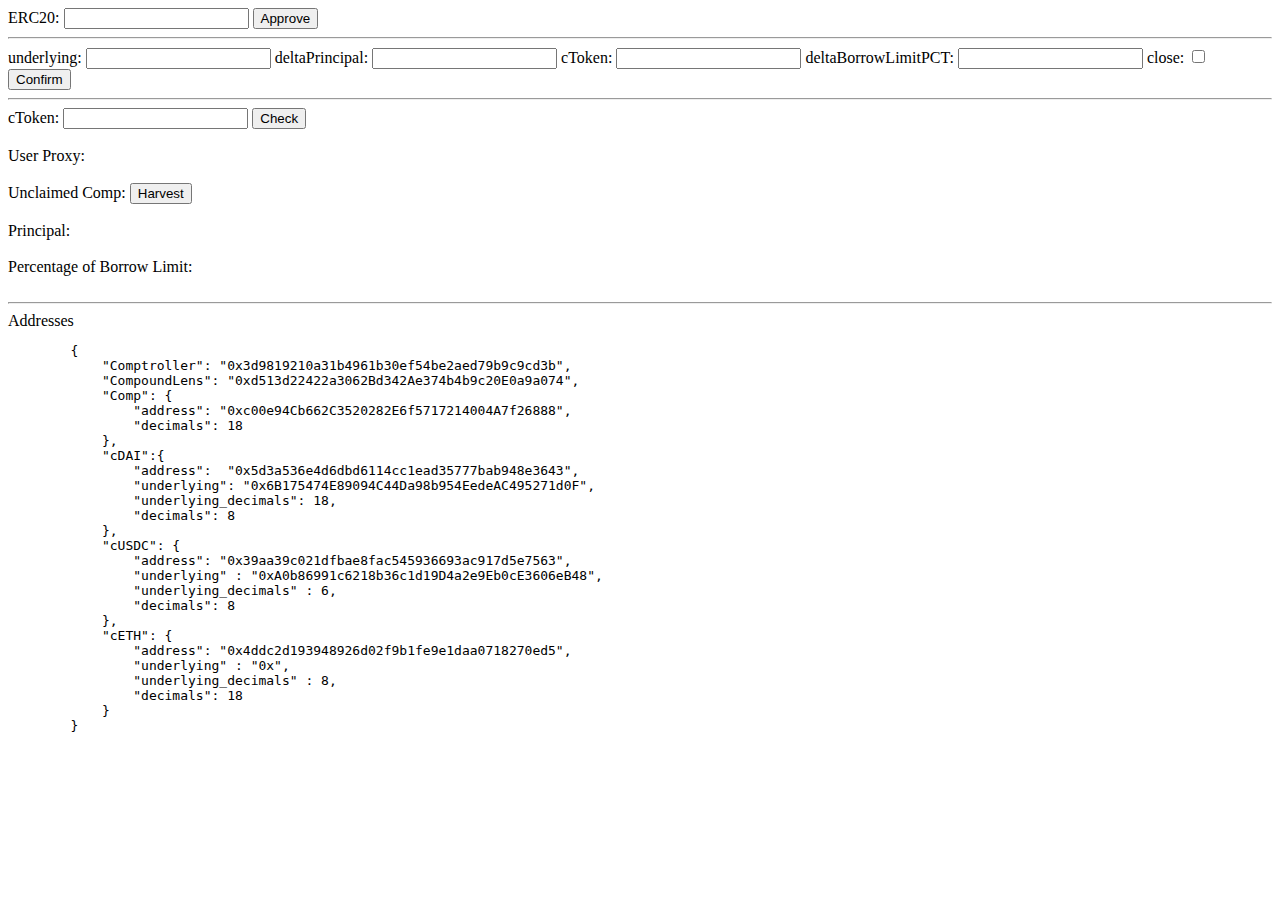
<file: comp-farming-contract/index.html>
<!DOCTYPE html>
<html lang="en">
  <head>
    <script
      src="https://cdn.ethers.io/lib/ethers-5.4.1.umd.min.js"
      type="application/javascript"
    ></script>
    <script
      src="./app.js"
      type="application/javascript"
    ></script>
  </head>
  <body>
    <div id="main">
        ERC20: <input id="erc20ToApprove" type="text" />
        <button onclick="UIApprove()">Approve</button>
        <hr/>
        underlying: <input id="underlying" type="text" />
        deltaPrincipal: <input id="deltaPrincipal" type="text" />
        cToken: <input id="cToken" type="text" />
        deltaBorrowLimitPCT: <input id="deltaBorrowLimitPCT" type="text" />
        close: <input id="close" type="checkbox" />
        <button onclick="UIFarming()">Confirm</button>
        <hr/>
        cToken: <input id="cTokenToCheck" type="text" />
        <button onclick="UICheck()">Check</button><br/><br/>
        User Proxy: <span id="UserProxyAddr"></span><br/><br/>
        Unclaimed Comp: <span id="UnclaimedComp"></span><button onclick="UIHarvest()">Harvest</button><br/><br/>
        Principal: <span id="Principal"></span><br/><br/>
        Percentage of Borrow Limit: <span id="PercentageOfBorrowLimit"></span><br/><br/>
        <hr/>Addresses
        <pre>
        {
            "Comptroller": "0x3d9819210a31b4961b30ef54be2aed79b9c9cd3b",
            "CompoundLens": "0xd513d22422a3062Bd342Ae374b4b9c20E0a9a074",
            "Comp": {
                "address": "0xc00e94Cb662C3520282E6f5717214004A7f26888",
                "decimals": 18
            },
            "cDAI":{
                "address":  "0x5d3a536e4d6dbd6114cc1ead35777bab948e3643",
                "underlying": "0x6B175474E89094C44Da98b954EedeAC495271d0F",
                "underlying_decimals": 18,
                "decimals": 8
            },
            "cUSDC": {
                "address": "0x39aa39c021dfbae8fac545936693ac917d5e7563",
                "underlying" : "0xA0b86991c6218b36c1d19D4a2e9Eb0cE3606eB48",
                "underlying_decimals" : 6,
                "decimals": 8
            },
            "cETH": {
                "address": "0x4ddc2d193948926d02f9b1fe9e1daa0718270ed5",
                "underlying" : "0x",
                "underlying_decimals" : 8,
                "decimals": 18
            }
        }
        </pre>
    </div>
  </body>
</html>
</file>
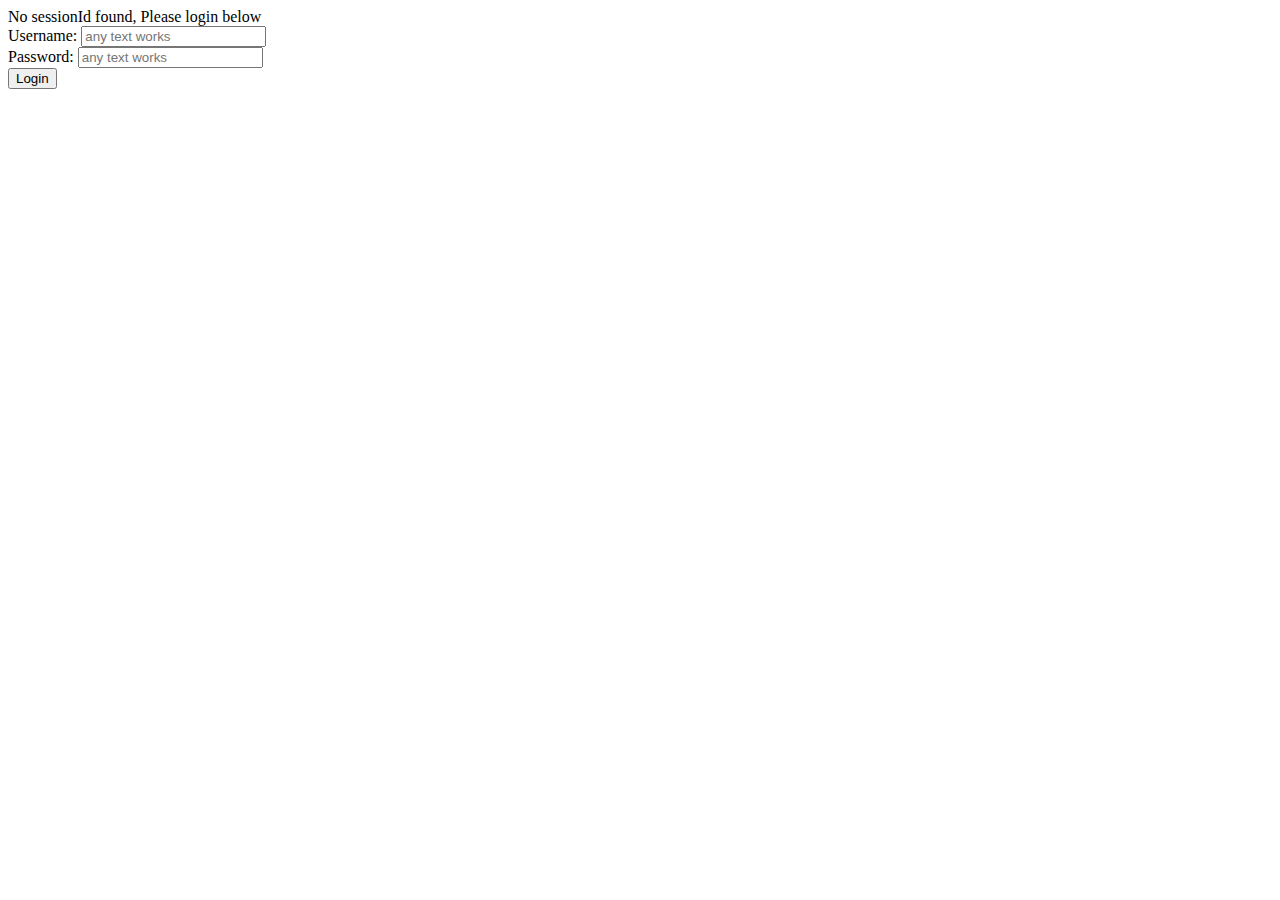
<file: sharing-session-storage-across-tabs-without-cookie/index.html>
<html>
	<head>
		<title>Session Storage Sharing Without Cookie</title>
	</head>
	<body>
	<div id="main"></div>

	<script type="text/javascript">

		function main() {
			// try to get sessionId
			if (sessionStorage.length === 0) {
				localStorage.setItem('prefix_getSessionStorage', generateRandomString(10));
			}

			// if no sessionId received, then show login view
			if (!sessionStorage.getItem("sessionId")) {
				const loginView = `
					<div id="loginView">
						No sessionId found, Please login below<br/>
						Username: <input type="text" placeholder="any text works" /> <br/>
						Password: <input type="text" placeholder="any text works"/> <br/>
						<button id="loginBtn" onclick="login()">Login</button>
					</div>`;

				document.getElementById("main").innerHTML = loginView;
			}

			// if sessionId received, then show clear session id view
			if (sessionStorage.getItem("sessionId")) {
				const clearSessionIdView = `
					<div id="clearSessionIdView">
						Your session id ${sessionStorage.getItem("sessionId")} <br/>
						1. open another tab: expect the session id remains. <br/>
						2. close all the tabs and reopen the browser: expect the login view again. <br/>
						**tip: copy the url before closing all tabs: ${window.location.href} <br/>
						<button id="clearBack" onclick="clearBack()">Clear session Id and go back to the login view!</button>
					</div>`;
				document.getElementById("main").innerHTML = clearSessionIdView;
			}

			window.addEventListener('storage', function(event) {
				if (event.key == 'prefix_getSessionStorage') {
					localStorage.setItem('prefix_sessionStorage', JSON.stringify(sessionStorage));
					localStorage.removeItem('prefix_sessionStorage');
				} 

				if (event.key == 'prefix_sessionStorage' && !sessionStorage.getItem("sessionId")) {
					const obj = JSON.parse(event.newValue);
					if (obj) {
						const sessionId = obj.sessionId;
						sessionStorage.setItem("sessionId", sessionId);
						console.log("session Id received....");
						main();
					}
				}
			});
		}

		// login btn onclick
		function login() {
			console.log("login....");
			const newSessionId = createSessionId();
			sessionStorage.setItem("sessionId", newSessionId);
			console.log("session id stored in sessionStorage!");
			main();
		}

		// clear btn onclick
		function clearBack() {
			console.log("clear...");
			sessionStorage.removeItem("sessionId");
			main();
		}

		// random string as session id on successful login
		// for non production demo only
		function createSessionId() {
			return generateRandomString(64);
		}

		function generateRandomString(length) {
			let result = '';
			const characters =
			    'ABCDEFGHIJKLMNOPQRSTUVWXYZabcdefghijklmnopqrstuvwxyz0123456789';
			const charactersLength = characters.length;
			for (let i = 0; i < length; i++) {
			    result += characters.charAt(Math.floor(Math.random() * charactersLength));
			}
			return result;
		};

		main();
	</script>		

	</body>
</html>
</file>
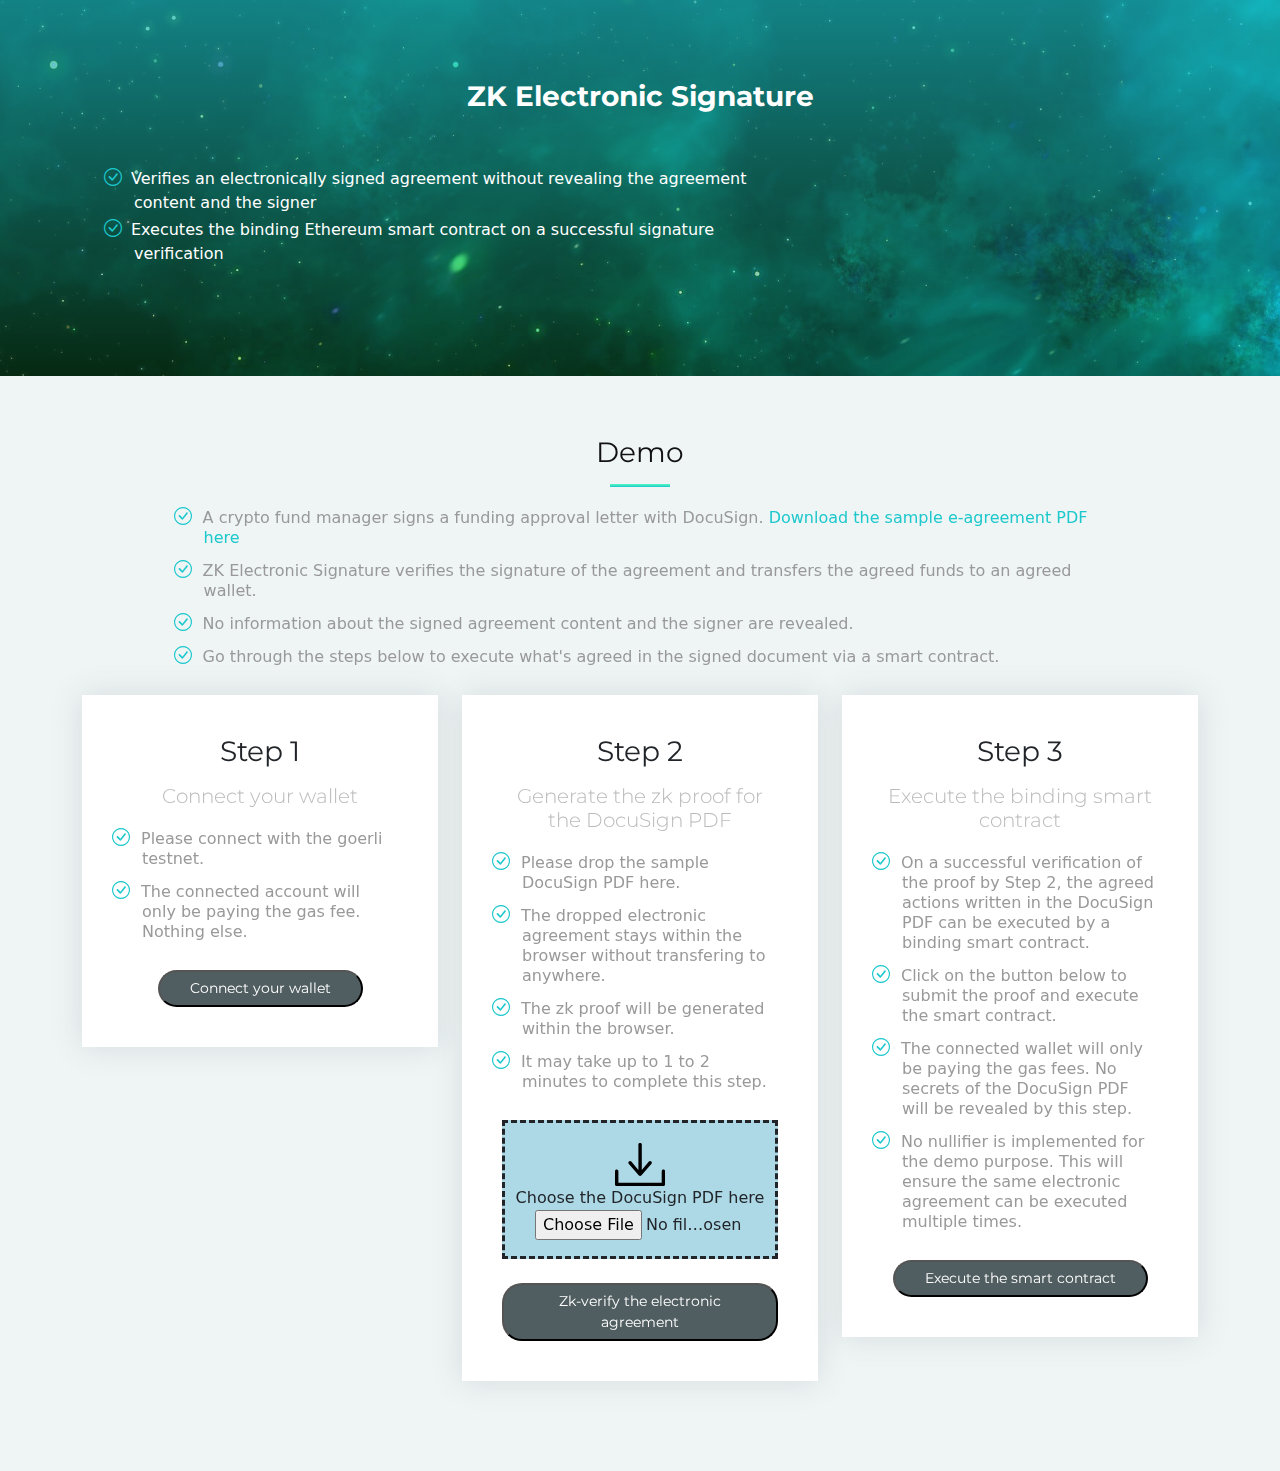
<file: zk-electronic-signature/index.html>
<html lang="en">

<head>
  <meta charset="utf-8">
  <meta content="width=device-width, initial-scale=1.0" name="viewport">

  <title>ZK Electronic Signature</title>

  <meta property="og:title" content="ZK Electronic Signature" />
  <meta property="og:url" content="https://nonstopcoderaxw.github.io/zk-electronic-signature/" />
  <meta property="og:description" content="Verifies an electronically signed agreement without revealing agreement content and the signer">
  <meta property="og:image" itemprop="image" content="./assets/img/favicon.png"/>

  <!-- Facebook Meta Tags -->
  <meta property="og:url" content="https://nonstopcoderaxw.github.io/zk-electronic-signature/">
  <meta property="og:type" content="website">
  <meta property="og:title" content="ZK Electronic Signature">
  <meta property="og:description" content="Verifies an electronically signed agreement without revealing the agreement content and the signer">
  <meta property="og:image" content="https://nonstopcoderaxw.github.io/zk-electronic-signature/assets/img/favicon.png">

  <!-- Twitter Meta Tags -->
  <meta name="twitter:card" content="summary_large_image">
  <meta property="twitter:domain" content="nonstopcoderaxw.github.io">
  <meta property="twitter:url" content="https://nonstopcoderaxw.github.io/zk-electronic-signature/">
  <meta name="twitter:title" content="ZK Electronic Signature">
  <meta name="twitter:description" content="Verifies an electronically signed agreement without revealing the agreement content and the signer">
  <meta name="twitter:image" content="https://nonstopcoderaxw.github.io/zk-electronic-signature/assets/img/favicon.png">


  <!-- Favicons -->
  <link href="https://nonstopcoderaxw.github.io/zk-electronic-signature/assets/img/favicon.png" rel="icon">

  <!-- Google Fonts -->
  <link href="https://fonts.googleapis.com/css?family=Montserrat:300,400,500,700|Open+Sans:300,300i,400,400i,700,700i" rel="stylesheet">

  <link href="./assets/vendor/aos/aos.css" rel="stylesheet">
  <link href="./assets/vendor/bootstrap/css/bootstrap.min.css" rel="stylesheet">
  <link href="./assets/vendor/bootstrap-icons/bootstrap-icons.css" rel="stylesheet">
  <link href="./assets/vendor/glightbox/css/glightbox.min.css" rel="stylesheet">
  <link href="./assets/css/style.css" rel="stylesheet">


</head>

<body>
  <main id="main">
    <section id="intro">
      <div class="container">
        <div class="row">
          <h3 class="cta-title text-center">ZK Electronic Signature</h3>
          <div class="col-lg-9 text-lg-start">
            <p class="section-description c-section-description">
              <ul class="c-section-description">
                <li><i class="bi bi-check-circle"></i>Verifies an electronically signed agreement without revealing the agreement content and the signer</li>
                <li><i class="bi bi-check-circle"></i>Executes the binding Ethereum smart contract on a successful signature verification</li>
              </ul>
            </p>
          </div>
        </div>
      </div>
    </section>

    <section id="app" class="section-bg">
      <div class="container" data-aos="fade-up">
        <div class="section-header">
          <h3 class="section-title">Demo</h3>
          <span class="section-divider"></span>
          <center>
            <ul class="c-section-description">
                <li><i class="bi bi-check-circle"></i>A crypto fund manager signs a funding approval letter with DocuSign. <a href="./assets/Sample_DocuSign_Budget_Approval_Letter.pdf" download>Download the sample e-agreement PDF here</a></li>
                <li><i class="bi bi-check-circle"></i>ZK Electronic Signature verifies the signature of the agreement and transfers the agreed funds to an agreed wallet.</li>
                <li><i class="bi bi-check-circle"></i>No information about the signed agreement content and the signer are revealed.</li>
                <li><i class="bi bi-check-circle"></i>Go through the steps below to execute what's agreed in the signed document via a smart contract.</li>
              </ul>
          </center>
        </div>

        <div class="row">

          <div class="col-lg-4 col-md-6">
            <div class="box" id="cStep1Section">
              <h3>Step 1</h3>
              <h4><span>Connect your wallet</span></h4>
              <ul>
                <li><i class="bi bi-check-circle"></i>Please connect with the goerli testnet.</li>
                <li><i class="bi bi-check-circle"></i>The connected account will only be paying the gas fee. Nothing else.</li>
              </ul>
              <button class="get-started-btn" onclick="connect()" id="cStep1Btn">Connect your wallet</button>
            </div>
          </div>

          <div class="col-lg-4 col-md-6">
            <div class="box" id="cStep2Section">
              <h3>Step 2</h3>
              <h4><span>Generate the zk proof for the DocuSign PDF</span></h4>
              <ul>
                <li><i class="bi bi-check-circle"></i>Please drop the sample DocuSign PDF here.</li>
                <li><i class="bi bi-check-circle"></i>The dropped electronic agreement stays within the browser without transfering to anywhere.</li>
                <li><i class="bi bi-check-circle"></i>The zk proof will be generated within the browser.</li>
                <li><i class="bi bi-check-circle"></i>It may take up to 1 to 2 minutes to complete this step.</li>
              </ul>
              <div class="form" id="fileDrop">
                <form action="forms/contact.php" method="post" role="form" class="php-email-form">
                  <div class="file-drop-area">
                    <svg class="box__icon" xmlns="http://www.w3.org/2000/svg" width="50" height="43" viewBox="0 0 50 43"><path d="M48.4 26.5c-.9 0-1.7.7-1.7 1.7v11.6h-43.3v-11.6c0-.9-.7-1.7-1.7-1.7s-1.7.7-1.7 1.7v13.2c0 .9.7 1.7 1.7 1.7h46.7c.9 0 1.7-.7 1.7-1.7v-13.2c0-1-.7-1.7-1.7-1.7zm-24.5 6.1c.3.3.8.5 1.2.5.4 0 .9-.2 1.2-.5l10-11.6c.7-.7.7-1.7 0-2.4s-1.7-.7-2.4 0l-7.1 8.3v-25.3c0-.9-.7-1.7-1.7-1.7s-1.7.7-1.7 1.7v25.3l-7.1-8.3c-.7-.7-1.7-.7-2.4 0s-.7 1.7 0 2.4l10 11.6z"></path></svg>
                    <p class="fake-btn">Choose the DocuSign PDF here</p>
                    <center><input class="file-input" type="file" id="fileInput"/></center>
                  </div>
                </form>
              </div>
              <br/>
              <button class="get-started-btn" onclick="zkVerify()" id="cStep2Btn">Zk-verify the electronic agreement</botton>
              <div id="zkResult"></div>
            </div>
          </div>

          <div class="col-lg-4 col-md-6">
            <div class="box" id="cStep3Section">
              <h3>Step 3</h3>
              <h4><span>Execute the binding smart contract</span></h4>
              <ul>
                <li><i class="bi bi-check-circle"></i>On a successful verification of the proof by Step 2, the agreed actions written in the DocuSign PDF can be executed by a binding smart contract. </li>
                <li><i class="bi bi-check-circle"></i>Click on the button below to submit the proof and execute the smart contract. </li>
                <li><i class="bi bi-check-circle"></i>The connected wallet will only be paying the gas fees. No secrets of the DocuSign PDF will be revealed by this step.</li>
                <li><i class="bi bi-check-circle"></i>No nullifier is implemented for the demo purpose. This will ensure the same electronic agreement can be executed multiple times.</li>
              </ul>
              <button class="get-started-btn" onclick="execSmartContract()" id="cStep3Btn">Execute the smart contract</button>
              <div id="txResult">Executed! <a href="https://goerli.etherscan.io/tx/" target="_blank" id="tx">Link to Goerli tx<a/></div>
            </div>
          </div>
        </div>
      </div>
    </section><!-- End Pricing Section -->
  </main>


  <script src="./assets/vendor/aos/aos.js"></script>
  <script src="./assets/vendor/bootstrap/js/bootstrap.bundle.min.js"></script>
  <script src="./assets/vendor/glightbox/js/glightbox.min.js"></script>
  <script src="./assets/js/main.js"></script>
  <script src="./assets/js/lib/ethers.min.js"></script>
  <script src="./assets/js/lib/snarkjs.min.js"></script>
  <script src="./assets/js/lib/browserify-main.js"></script>
  <script src="./assets/js/lib/snarkjs.min.js"></script>
  <script src="./assets/js/app.js"></script>



</body>
</html>
</file>
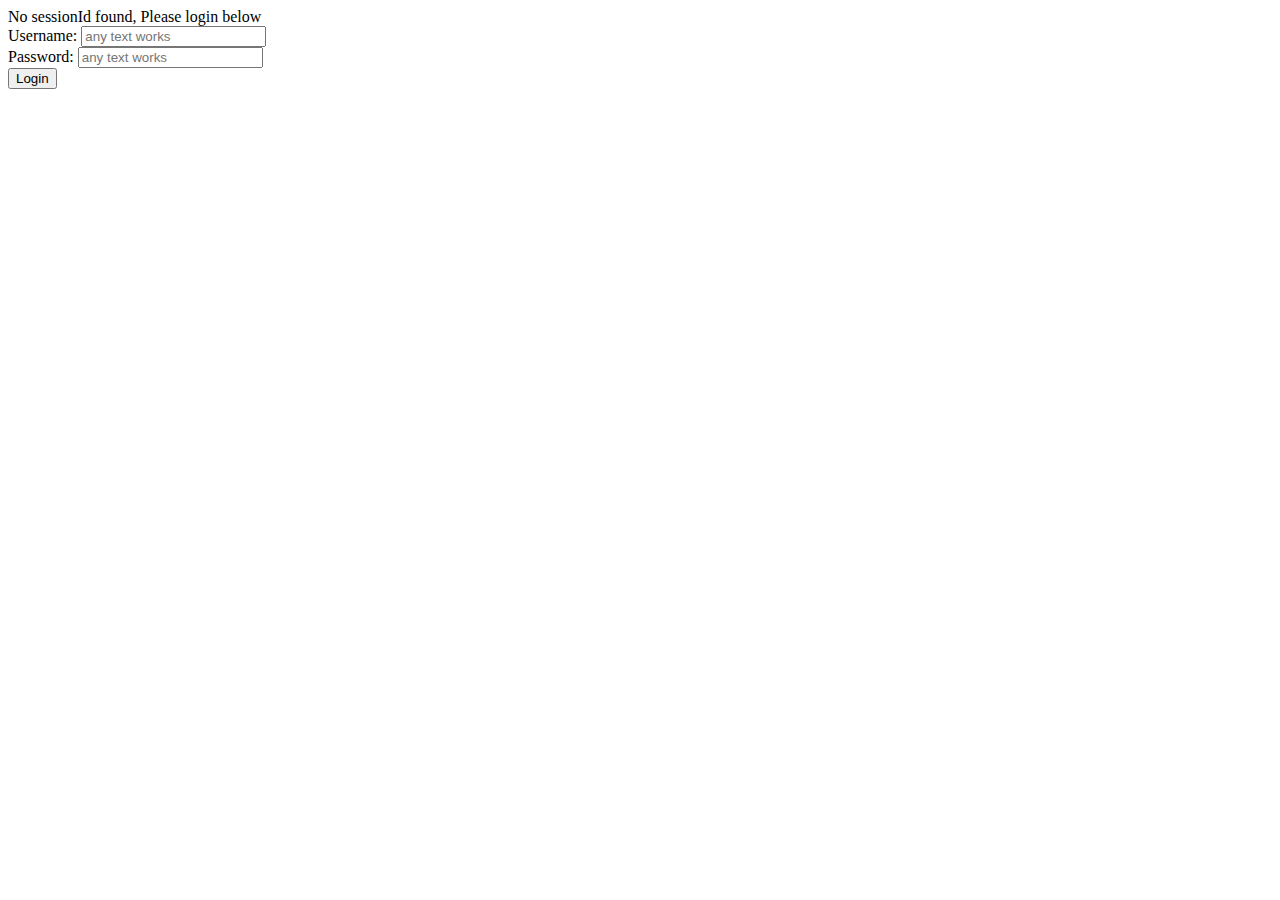
<file: sharing-session-storage-across-tabs-without-cookie/approach-1.html>
<html>
	<head>
		<title>Session Storage Sharing Without Cookie</title>
	</head>
	<body>
	<div id="main"></div>

	<script type="text/javascript">

		function main() {
			// try to get sessionId
			if (sessionStorage.length === 0) {
				localStorage.setItem('prefix_getSessionStorage', generateRandomString(10));
			}

			// if no sessionId received, then show login view
			if (!sessionStorage.getItem("sessionId")) {
				const loginView = `
					<div id="loginView">
						No sessionId found, Please login below<br/>
						Username: <input type="text" placeholder="any text works" /> <br/>
						Password: <input type="text" placeholder="any text works"/> <br/>
						<button id="loginBtn" onclick="login()">Login</button>
					</div>`;

				document.getElementById("main").innerHTML = loginView;
			}

			// if sessionId received, then show clear session id view
			if (sessionStorage.getItem("sessionId")) {
				const clearSessionIdView = `
					<div id="clearSessionIdView">
						Your session id ${sessionStorage.getItem("sessionId")} <br/>
						1. open another tab: expect the session id remains. <br/>
						2. close all the tabs and reopen the browser: expect the login view again. <br/>
						**tip: copy the url before closing all tabs: ${window.location.href} <br/>
					</div>`;
				document.getElementById("main").innerHTML = clearSessionIdView;
			}
			
			if (sessionStorage.length > 0) {
				sessionStorage.getItem("sessionId");
			}

			window.addEventListener('storage', function(event) {
				if (event.key == 'prefix_getSessionStorage') {
					localStorage.setItem('prefix_sessionStorage', JSON.stringify(sessionStorage));
					localStorage.removeItem('prefix_sessionStorage');
				} 

				if (event.key == 'prefix_sessionStorage' && !sessionStorage.getItem("sessionId")) {
					const obj = JSON.parse(event.newValue);
					if (obj) {
						const sessionId = obj.sessionId;
						sessionStorage.setItem("sessionId", sessionId);
						console.log("session Id received....");
						main();
					}
				}
			});
		}

		// login btn onclick
		function login() {
			console.log("login....");
			const newSessionId = createSessionId();
			sessionStorage.setItem("sessionId", newSessionId);
			console.log("session id stored in sessionStorage!");
			main();
		}

		// random string as session id on successful login
		// for non production demo only
		function createSessionId() {
			return generateRandomString(64);
		}

		function generateRandomString(length) {
			let result = '';
			const characters =
			    'ABCDEFGHIJKLMNOPQRSTUVWXYZabcdefghijklmnopqrstuvwxyz0123456789';
			const charactersLength = characters.length;
			for (let i = 0; i < length; i++) {
			    result += characters.charAt(Math.floor(Math.random() * charactersLength));
			}
			return result;
		};

		main();
	</script>		

	</body>
</html>
</file>
<file: zk-electronic-signature/assets/css/style.css>
appbody {
  background: #fff;
  color: #666666;
  font-family: "Open Sans", sans-serif;
  overflow-x: hidden;
}

a {
  color: #1dc8cd;
  text-decoration: none;
  transition: 0.5s;
}

a:hover,
a:active,
a:focus {
  color: #1dc9ce;
  outline: none;
  text-decoration: none;
}

p {
  padding: 0;
  margin: 0 0 30px 0;
}

h1,
h2,
h3,
h4,
h5,
h6 {
  font-family: "Montserrat", sans-serif;
  font-weight: 400;
  margin: 0 0 20px 0;
  padding: 0;
}

/*--------------------------------------------------------------
# Back to top button
--------------------------------------------------------------*/
.back-to-top {
  position: fixed;
  background: linear-gradient(45deg, #1de099, #1dc8cd);
  color: #fff;
  border-radius: 4px 4px 0 0;
  right: 15px;
  bottom: 0;
  transition: none;
  visibility: hidden;
  opacity: 0;
  width: 64px;
  height: 34px;
}

.back-to-top i {
  line-height: 0;
  font-size: 20px;
}

.back-to-top:focus {
  background: linear-gradient(45deg, #1de099, #1dc8cd);
  color: #fff;
  outline: none;
}

.back-to-top:hover {
  background: #1dc8cd;
  color: #fff;
}

.back-to-top.active {
  visibility: visible;
  opacity: 1;
}

/*--------------------------------------------------------------
# Header
--------------------------------------------------------------*/
#header {
  height: 90px;
  transition: all 0.5s;
  z-index: 997;
  background: linear-gradient(45deg, #1de099, #1dc8cd);
}

#header.header-transparent {
  background: transparent;
}

#header.header-scrolled {
  background: linear-gradient(45deg, #1de099, #1dc8cd);
  height: 70px;
  transition: all 0.5s;
}

#header #logo h1 {
  font-size: 36px;
  padding: 0;
  margin: 0;
  display: inline-block;
  font-family: "Montserrat", sans-serif;
  font-weight: 300;
  letter-spacing: 3px;
  text-transform: uppercase;
}

#header #logo h1 a,
#header #logo h1 a:hover {
  color: #fff;
}

@media (max-width: 768px) {
  #header #logo h1 {
    font-size: 28px;
  }

  #header #logo img {
    max-height: 40px;
  }
}

/*--------------------------------------------------------------
# Navigation Menu
--------------------------------------------------------------*/
/**
* Desktop Navigation
*/
.navbar {
  padding: 0;
}

.navbar ul {
  margin: 0;
  padding: 0;
  display: flex;
  list-style: none;
  align-items: center;
}

.navbar li {
  position: relative;
}

.navbar>ul>li {
  white-space: nowrap;
  padding: 10px 0 10px 24px;
}

.navbar a,
.navbar a:focus {
  display: flex;
  align-items: center;
  justify-content: space-between;
  font-family: "Montserrat", sans-serif;
  color: rgba(255, 255, 255, 0.8);
  font-size: 15px;
  padding: 0 2px;
  white-space: nowrap;
  transition: 0.3s;
  letter-spacing: 0.4px;
  position: relative;
}

.navbar a i,
.navbar a:focus i {
  font-size: 12px;
  line-height: 0;
  margin-left: 5px;
}

.navbar>ul>li>a:before {
  content: "";
  position: absolute;
  width: 100%;
  height: 2px;
  bottom: -8px;
  left: 0;
  background-color: #fff;
  visibility: hidden;
  transform: scaleX(0);
  transition: all 0.3s ease-in-out 0s;
}

.navbar a:hover:before,
.navbar li:hover>a:before,
.navbar .active:before {
  visibility: visible;
  transform: scaleX(1);
}

.navbar a:hover,
.navbar .active,
.navbar .active:focus,
.navbar li:hover>a {
  color: #fff;
}

.navbar .dropdown ul {
  display: block;
  position: absolute;
  left: 24px;
  top: calc(100% + 30px);
  margin: 0;
  padding: 10px 0;
  z-index: 99;
  opacity: 0;
  visibility: hidden;
  background: #fff;
  box-shadow: 0px 0px 30px rgba(127, 137, 161, 0.25);
  transition: 0.3s;
}

.navbar .dropdown ul li {
  min-width: 200px;
}

.navbar .dropdown ul a {
  padding: 10px 20px;
  font-size: 14px;
  text-transform: none;
  color: #333333;
}

.navbar .dropdown ul a i {
  font-size: 12px;
}

.navbar .dropdown ul a:hover,
.navbar .dropdown ul .active:hover,
.navbar .dropdown ul li:hover>a {
  color: #1dc8cd;
}

.navbar .dropdown:hover>ul {
  opacity: 1;
  top: 100%;
  visibility: visible;
}

.navbar .dropdown .dropdown ul {
  top: 0;
  left: calc(100% - 30px);
  visibility: hidden;
}

.navbar .dropdown .dropdown:hover>ul {
  opacity: 1;
  top: 0;
  left: 100%;
  visibility: visible;
}

@media (max-width: 1366px) {
  .navbar .dropdown .dropdown ul {
    left: -90%;
  }

  .navbar .dropdown .dropdown:hover>ul {
    left: -100%;
  }
}

/**
* Mobile Navigation
*/
.mobile-nav-toggle {
  color: #fff;
  font-size: 28px;
  cursor: pointer;
  display: none;
  line-height: 0;
  transition: 0.5s;
}

@media (max-width: 991px) {
  .mobile-nav-toggle {
    display: block;
  }

  .navbar ul {
    display: none;
  }
}

.navbar-mobile {
  position: fixed;
  overflow: hidden;
  top: 0;
  right: 0;
  left: 0;
  bottom: 0;
  background: rgba(26, 26, 26, 0.9);
  transition: 0.3s;
  z-index: 999;
}

.navbar-mobile .mobile-nav-toggle {
  position: absolute;
  top: 15px;
  right: 15px;
}

.navbar-mobile ul {
  display: block;
  position: absolute;
  top: 55px;
  right: 15px;
  bottom: 15px;
  left: 15px;
  padding: 10px 0;
  background-color: #fff;
  overflow-y: auto;
  transition: 0.3s;
}

.navbar-mobile>ul>li {
  padding: 0;
}

.navbar-mobile a:hover:before,
.navbar-mobile li:hover>a:before,
.navbar-mobile .active:before {
  visibility: hidden;
}

.navbar-mobile a,
.navbar-mobile a:focus {
  padding: 10px 20px;
  font-size: 15px;
  color: #333333;
}

.navbar-mobile a:hover,
.navbar-mobile .active,
.navbar-mobile li:hover>a {
  color: #1dc8cd;
}

.navbar-mobile .getstarted,
.navbar-mobile .getstarted:focus {
  margin: 15px;
}

.navbar-mobile .dropdown ul {
  position: static;
  display: none;
  margin: 10px 20px;
  padding: 10px 0;
  z-index: 99;
  opacity: 1;
  visibility: visible;
  background: #fff;
  box-shadow: 0px 0px 30px rgba(127, 137, 161, 0.25);
}

.navbar-mobile .dropdown ul li {
  min-width: 200px;
}

.navbar-mobile .dropdown ul a {
  padding: 10px 20px;
}

.navbar-mobile .dropdown ul a i {
  font-size: 12px;
}

.navbar-mobile .dropdown ul a:hover,
.navbar-mobile .dropdown ul .active:hover,
.navbar-mobile .dropdown ul li:hover>a {
  color: #1dc8cd;
}

.navbar-mobile .dropdown>.dropdown-active {
  display: block;
}

/*--------------------------------------------------------------
# Hero Section
--------------------------------------------------------------*/
#hero {
  width: 100%;
  height: 100vh;
  background: linear-gradient(45deg, rgba(29, 224, 153, 0.8), rgba(29, 200, 205, 0.8)), url("../img/hero-bg.jpg") center top no-repeat;
  background-size: cover;
  position: relative;
}

@media (min-width: 1025px) {
  #hero {
    background-attachment: fixed;
  }
}

@media (max-height: 640px) {
  #hero {
    height: 120vh;
  }
}

#hero .hero-text {
  position: absolute;
  left: 0;
  top: 60px;
  right: 0;
  height: calc(50% - 60px);
  display: flex;
  align-items: center;
  justify-content: center;
  text-align: center;
  flex-direction: column;
}

#hero h2 {
  margin: 30px 0 10px 0;
  padding: 0 15px;
  font-size: 48px;
  font-weight: 400;
  line-height: 56px;
  color: #fff;
}

@media (max-width: 768px) {
  #hero h2 {
    font-size: 28px;
    line-height: 36px;
  }
}

#hero p {
  color: #fff;
  margin-bottom: 20px;
  padding: 0 15px;
  font-size: 24px;
}

@media (max-width: 768px) {
  #hero p {
    font-size: 18px;
    line-height: 24px;
    margin-bottom: 20px;
  }
}

#hero .btn-get-started {
  font-family: "Montserrat", sans-serif;
  font-weight: 400;
  font-size: 16px;
  letter-spacing: 1px;
  display: inline-block;
  padding: 8px 28px;
  border-radius: 50px;
  transition: 0.5s;
  margin: 10px;
  border: 2px solid #fff;
  color: #fff;
}

#hero .btn-get-started:hover {
  color: #1dc8cd;
  background: #fff;
}

#hero .product-screens {
  position: absolute;
  left: 0;
  right: 0;
  bottom: 0;
  overflow: hidden;
  text-align: center;
  width: 100%;
  height: 50%;
}

#hero .product-screens img {
  box-shadow: 0px -2px 19px 4px rgba(0, 0, 0, 0.29);
}

#hero .product-screens .product-screen-1 {
  position: absolute;
  z-index: 30;
  left: calc(50% + 54px);
  bottom: 0;
  top: 30px;
}

#hero .product-screens .product-screen-2 {
  position: absolute;
  z-index: 20;
  left: calc(50% - 154px);
  bottom: 0;
  top: 90px;
}

#hero .product-screens .product-screen-3 {
  position: absolute;
  z-index: 10;
  left: calc(50% - 374px);
  bottom: 0;
  top: 150px;
}

@media (max-width: 767px) {
  #hero .product-screens .product-screen-1 {
    position: static;
    padding-top: 30px;
  }

  #hero .product-screens .product-screen-2,
  #hero .product-screens .product-screen-3 {
    display: none;
  }
}

/*--------------------------------------------------------------
# Sections
--------------------------------------------------------------*/
section {
  overflow: hidden;
}

/* Sections Header
--------------------------------*/
.section-header .section-title {
  font-size: 32px;
  color: #111;
  text-align: center;
  font-weight: 400;
}

.section-header .section-description {
  text-align: center;
  padding-bottom: 40px;
  color: #777;
  font-style: italic;
}

.section-header .section-divider {
  display: block;
  width: 60px;
  height: 3px;
  background: #1dc8cd;
  background: linear-gradient(0deg, #1dc8cd 0%, #55fabe 100%);
  margin: 0 auto;
  margin-bottom: 20px;
}

/* Section with background
--------------------------------*/
.section-bg {
  background: #eff5f5;
}

/*--------------------------------------------------------------
# Breadcrumbs
--------------------------------------------------------------*/
.breadcrumbs {
  padding: 20px 0;
  min-height: 40px;
  margin-top: 92px;
}

@media (max-width: 992px) {
  .breadcrumbs {
    margin-top: 68px;
  }
}

.breadcrumbs h2 {
  font-size: 24px;
  font-weight: 300;
  margin: 0;
}

@media (max-width: 992px) {
  .breadcrumbs h2 {
    margin: 0 0 10px 0;
  }
}

.breadcrumbs ol {
  display: flex;
  flex-wrap: wrap;
  list-style: none;
  padding: 0;
  margin: 0;
  font-size: 14px;
}

.breadcrumbs ol li+li {
  padding-left: 10px;
}

.breadcrumbs ol li+li::before {
  display: inline-block;
  padding-right: 10px;
  color: #6c757d;
  content: "/";
}

@media (max-width: 768px) {
  .breadcrumbs .d-flex {
    display: block !important;
  }

  .breadcrumbs ol {
    display: block;
  }

  .breadcrumbs ol li {
    display: inline-block;
  }
}

/* About Us Section
--------------------------------*/
#about {
  padding: 60px 0;
  overflow: hidden;
}

#about .about-img {
  height: 510px;
  overflow: hidden;
}

#about .about-img img {
  margin-left: -15px;
  max-width: 100%;
}

@media (max-width: 768px) {
  #about .about-img {
    height: auto;
  }

  #about .about-img img {
    margin-left: 0;
    padding-bottom: 30px;
  }
}

#about .content .h2 {
  color: #333;
  font-weight: 300;
  font-size: 24px;
}

#about .content h3 {
  color: #777;
  font-weight: 300;
  font-size: 18px;
  line-height: 26px;
  font-style: italic;
}

#about .content p {
  line-height: 26px;
}

#about .content p:last-child {
  margin-bottom: 0;
}

#about .content i {
  font-size: 20px;
  padding-right: 4px;
  color: #1dc8cd;
}

#about .content ul {
  list-style: none;
  padding: 0;
}

#about .content ul li {
  padding-bottom: 10px;
}

/* Product Featuress Section
--------------------------------*/
#features {
  background: #fff;
  padding: 60px 0 0 0;
  overflow: hidden;
}

#features .features-img {
  text-align: center;
  padding-top: 20px;
}

@media (min-width: 769px) {
  #features .features-img {
    padding-top: 120px;
    margin-top: -200px;
  }
}

#features .features-img img {
  max-width: 100%;
}

#features .box {
  margin-bottom: 15px;
  text-align: center;
}

#features .icon {
  margin-bottom: 10px;
}

#features .icon i {
  color: #666666;
  font-size: 40px;
  transition: 0.5s;
}

#features .icon i:before {
  background: #1dc8cd;
  background: linear-gradient(45deg, #1dc8cd 0%, #55fabe 100%);
  background-clip: border-box;
  -webkit-background-clip: text;
  -webkit-text-fill-color: transparent;
}

#features .title {
  font-weight: 300;
  margin-bottom: 15px;
  font-size: 22px;
}

#features .title a {
  color: #111;
}

#features .description {
  font-size: 14px;
  line-height: 24px;
  margin-bottom: 10px;
}

#features .section-description {
  padding-bottom: 10px;
}

/* Product Advanced Featuress Section
--------------------------------*/
#advanced-features {
  overflow: hidden;
}

#advanced-features .features-row {
  padding: 60px 0 30px 0;
}

#advanced-features h2 {
  font-size: 26px;
  font-weight: 700;
  color: #000;
}

#advanced-features h3 {
  font-size: 16px;
  line-height: 24px;
  font-weight: 400;
  font-style: italic;
  color: #999;
}

#advanced-features p {
  line-height: 24px;
  color: #777;
  margin-bottom: 30px;
}

#advanced-features i {
  color: #666666;
  font-size: 64px;
  transition: 0.5s;
  float: left;
  padding: 0 15px 0px 0;
  line-height: 1;
}

#advanced-features i:before {
  background: #1dc8cd;
  background: linear-gradient(45deg, #1dc8cd 0%, #55fabe 100%);
  background-clip: border-box;
  -webkit-background-clip: text;
  -webkit-text-fill-color: transparent;
}

#advanced-features .advanced-feature-img-right {
  max-width: 100%;
  float: right;
  padding: 0 0 30px 30px;
}

#advanced-features .advanced-feature-img-left {
  max-width: 100%;
  float: left;
  padding: 0 30px 30px 0;
}

@media (max-width: 768px) {

  #advanced-features .advanced-feature-img-right,
  #advanced-features .advanced-feature-img-left {
    max-width: 50%;
  }
}

@media (max-width: 767px) {

  #advanced-features .advanced-feature-img-right,
  #advanced-features .advanced-feature-img-left {
    max-width: 100%;
    float: none;
    padding: 0 0 30px 0;
  }
}

/* Call To Action Section
--------------------------------*/
#intro {
  overflow: hidden;
  background: linear-gradient(rgba(29, 200, 205, 0.65), rgba(29, 205, 89, 0.2)), url(../img/call-to-action-bg.jpg) fixed center center;
  background-size: cover;
  padding: 80px 0;
}

#intro .cta-title {
  color: #fff;
  font-size: 28px;
  font-weight: 700;
}

#intro .cta-text {
  color: #fff;
}

#intro .bi-check-circle {
  color: #1dc8cd !important;
  font-size: 18px;
  padding-right: 7px;
}

#intro .c-section-description {
  color: white;
  width: 80%;
}

@media (min-width: 769px) {
  #call-to-action .cta-btn-container {
    display: flex;
    align-items: center;
    justify-content: flex-end;
  }
}

#call-to-action .cta-btn {
  font-family: "Montserrat", sans-serif;
  font-weight: 500;
  font-size: 16px;
  letter-spacing: 1px;
  display: inline-block;
  padding: 8px 30px;
  border-radius: 25px;
  transition: background 0.5s;
  margin: 10px;
  border: 2px solid #fff;
  color: #fff;
}

#call-to-action .cta-btn:hover {
  background: #1dc8cd;
  border: 2px solid #1dc8cd;
}

/* More Features Section
--------------------------------*/
#more-features {
  padding: 60px 0 60px 0;
  overflow: hidden;
}

#more-features .box {
  padding: 40px;
  margin-bottom: 30px;
  box-shadow: 0px 0px 30px rgba(73, 78, 92, 0.15);
  background: #fff;
  transition: 0.4s;
  height: 100%;
}

#more-features .icon {
  float: left;
}

#more-features .icon i {
  color: #666666;
  font-size: 80px;
  transition: 0.5s;
  line-height: 0;
}

#more-features .icon i:before {
  background: #1dc8cd;
  background: linear-gradient(45deg, #1dc8cd 0%, #55fabe 100%);
  background-clip: border-box;
  -webkit-background-clip: text;
  -webkit-text-fill-color: transparent;
}

#more-features h4 {
  margin-left: 100px;
  font-weight: 700;
  margin-bottom: 15px;
  font-size: 18px;
}

#more-features h4 a {
  color: #111;
}

#more-features p {
  font-size: 14px;
  margin-left: 100px;
  margin-bottom: 0;
  line-height: 24px;
}

@media (max-width: 767px) {
  #more-features .box {
    margin-bottom: 20px;
  }

  #more-features .icon {
    float: none;
    text-align: center;
    padding-bottom: 15px;
  }

  #more-features h4,
  #more-features p {
    margin-left: 0;
    text-align: center;
  }
}

/* Clients Section
--------------------------------*/
#clients {
  padding: 30px 0;
  background: #fff;
  overflow: hidden;
}

#clients img {
  max-width: 100%;
  opacity: 0.5;
  transition: 0.3s;
  padding: 15px 0;
}

#clients img:hover {
  opacity: 1;
}

/* app Section
--------------------------------*/
#app {
  padding: 60px 0 60px 0;
  overflow: hidden;
}

#app .box {
  padding: 40px;
  margin-bottom: 30px;
  box-shadow: 0px 0px 30px rgba(73, 78, 92, 0.15);
  background: #fff;
  text-align: center;
}

#app h3 {
  font-weight: 400;
  margin-bottom: 15px;
  font-size: 28px;
}

#app h4 {
  font-size: 46px;
  color: #1dc8cd;
  font-weight: 300;
}

#app h4 sup {
  font-size: 20px;
  top: -20px;
}

#app h4 span {
  color: #bababa;
  font-size: 20px;
}

#app ul {
  padding: 0;
  list-style: none;
  color: #999;
  text-align: left;
  line-height: 20px;
}

#app ul li {
  padding-bottom: 12px;
}

#app ul i {
  color: #1dc8cd;
  font-size: 18px;
  padding-right: 9px;
}


#app .get-started-btn {
  background: #515e61;
  display: inline-block;
  padding: 6px 30px;
  border-radius: 20px;
  color: #fff;
  transition: none;
  font-size: 14px;
  font-weight: 400;
  font-family: "Montserrat", sans-serif;
}

#app .featured {
  border: 2px solid #1dc8cd;
}

#app .featured .get-started-btn {
  background: linear-gradient(45deg, #1de099, #1dc8cd);
}

#app .c-section-description {
  text-align:left;
  width: 80%;
}

#app .c-bi-check-circle {
  color: #1dc8cd;
  font-size: 18px;
  padding-right: 7px;
}

/* Frequently Asked Questions Section
--------------------------------*/
#faq {
  padding: 60px 0;
  overflow: hidden;
}

#faq .faq-list {
  padding: 0;
  list-style: none;
}

#faq .faq-list li {
  border-bottom: 1px solid #f0f0f0;
  margin-bottom: 20px;
  padding-bottom: 20px;
}

#faq .faq-list .question {
  display: block;
  position: relative;
  font-family: #1dc8cd;
  font-size: 18px;
  line-height: 24px;
  font-weight: 400;
  padding-left: 25px;
  cursor: pointer;
  color: #179ca0;
  transition: 0.3s;
}

#faq .faq-list i {
  font-size: 16px;
  position: absolute;
  left: 0;
  top: -2px;
}

#faq .faq-list p {
  margin-bottom: 0;
  padding: 10px 0 0 25px;
}

#faq .faq-list .icon-show {
  display: none;
}

#faq .faq-list .collapsed {
  color: black;
}

#faq .faq-list .collapsed:hover {
  color: #1dc8cd;
}

#faq .faq-list .collapsed .icon-show {
  display: inline-block;
  transition: 0.6s;
}

#faq .faq-list .collapsed .icon-close {
  display: none;
  transition: 0.6s;
}

/* Our Team Section
--------------------------------*/
#team {
  padding: 60px 0;
  overflow: hidden;
}

#team .member {
  text-align: center;
  margin-bottom: 20px;
}

#team .member .pic {
  margin-bottom: 15px;
  overflow: hidden;
  height: 260px;
}

#team .member .pic img {
  max-width: 100%;
}

#team .member h4 {
  font-weight: 700;
  margin-bottom: 2px;
  font-size: 18px;
}

#team .member span {
  font-style: italic;
  display: block;
  font-size: 13px;
}

#team .member .social {
  margin-top: 15px;
}

#team .member .social a {
  color: #b3b3b3;
}

#team .member .social a:hover {
  color: #1dc8cd;
}

#team .member .social i {
  font-size: 18px;
  margin: 0 2px;
}

/* Gallery Section
--------------------------------*/
#gallery {
  background: #fff;
  padding: 60px 0 0 0;
  overflow: hidden;
}

#gallery .container-fluid {
  padding: 0px;
}

#gallery .gallery-overlay {
  position: absolute;
  top: 0;
  right: 0;
  bottom: 0;
  left: 0;
  width: 100%;
  height: 100%;
  opacity: 1;
  transition: all ease-in-out 0.4s;
}

#gallery .gallery-item {
  overflow: hidden;
  position: relative;
  padding: 0;
  vertical-align: middle;
  text-align: center;
}

#gallery .gallery-item img {
  transition: all ease-in-out 0.4s;
  width: 100%;
}

#gallery .gallery-item:hover img {
  transform: scale(1.1);
}

#gallery .gallery-item:hover .gallery-overlay {
  opacity: 1;
  background: rgba(0, 0, 0, 0.7);
}

/* Contact Section
--------------------------------*/
#contact {
  box-shadow: 0px 0px 12px 0px rgba(0, 0, 0, 0.1);
  padding: 60px 0;
  overflow: hidden;
}

#contact .contact-about h3 {
  font-size: 36px;
  margin: 0 0 10px 0;
  padding: 0;
  line-height: 1;
  font-family: "Montserrat", sans-serif;
  font-weight: 300;
  letter-spacing: 3px;
  text-transform: uppercase;
  color: #1dc8cd;
}

#contact .contact-about p {
  font-size: 14px;
  line-height: 24px;
  font-family: "Montserrat", sans-serif;
  color: #888;
}

#contact .social-links {
  padding-bottom: 20px;
}

#contact .social-links a {
  font-size: 18px;
  background: #fff;
  color: #1dc8cd;
  padding: 8px 0;
  margin-right: 4px;
  border-radius: 50%;
  width: 36px;
  height: 36px;
  transition: 0.3s;
  border: 1px solid #1dc8cd;
  display: inline-flex;
  align-items: center;
  justify-content: center;
}

#contact .social-links a i {
  line-height: 0;
}

#contact .social-links a:hover {
  background: #1dc8cd;
  color: #fff;
}

#contact .info {
  color: #333333;
}

#contact .info i {
  font-size: 32px;
  color: #1dc8cd;
  float: left;
  line-height: 0;
}

#contact .info p {
  padding: 0 0 10px 42px;
  line-height: 28px;
  font-size: 14px;
}

#contact .php-email-form .error-message {
  display: none;
  color: #fff;
  background: #ed3c0d;
  text-align: center;
  padding: 15px;
  font-weight: 600;
}

#contact .php-email-form .sent-message {
  display: none;
  color: #fff;
  background: #18d26e;
  text-align: center;
  padding: 15px;
  font-weight: 600;
}

#contact .php-email-form .loading {
  display: none;
  background: #fff;
  text-align: center;
  padding: 15px;
}

#contact .php-email-form .loading:before {
  content: "";
  display: inline-block;
  border-radius: 50%;
  width: 24px;
  height: 24px;
  margin: 0 10px -6px 0;
  border: 3px solid #18d26e;
  border-top-color: #eee;
  -webkit-animation: animate-loading 1s linear infinite;
  animation: animate-loading 1s linear infinite;
}

#contact .php-email-form input,
#contact .php-email-form textarea {
  border-radius: 0;
  box-shadow: none;
  font-size: 14px;
}

#contact .php-email-form input::focus,
#contact .php-email-form textarea::focus {
  background-color: #1dc8cd;
}

#contact .php-email-form button[type=submit] {
  background: linear-gradient(45deg, #1de099, #1dc8cd);
  border: 0;
  border-radius: 20px;
  padding: 8px 30px;
  color: #fff;
}

#contact .php-email-form button[type=submit]:hover {
  cursor: pointer;
}

@-webkit-keyframes animate-loading {
  0% {
    transform: rotate(0deg);
  }

  100% {
    transform: rotate(360deg);
  }
}

@keyframes animate-loading {
  0% {
    transform: rotate(0deg);
  }

  100% {
    transform: rotate(360deg);
  }
}


/*--------------------------------------------------------------
# Footer
--------------------------------------------------------------*/
#footer {
  background: #fff;
  box-shadow: 0px 0px 12px 0px rgba(0, 0, 0, 0.1);
  padding: 30px 0;
  color: #333;
  font-size: 14px;
}

#footer .credits {
  font-size: 13px;
  color: #888;
}

#footer .footer-links a {
  color: #666;
  padding-left: 15px;
}

#footer .footer-links a:first-child {
  padding-left: 0;
}

#footer .footer-links a:hover {
  color: #1dc8cd;
}

/*--------------------------------------------------------------
# overwrite
--------------------------------------------------------------*/
#fileDrop.form {
  border: dashed;
  padding: 20px 0 0 0;
  background-color: lightblue;
}
.file-input {
  display: block;
  width: 210px;
}

#fileDrop .fake-btn {
  margin :0;
}
ul {
    text-indent: -20px; 
    margin-left: 20px;
}
li {
  list-style: none;
}
  
li::before {
  content: '';
  display: inline-block;
  height: 10px;
  width: 10px;
}

#txResult {
  display: none;
}
</file>
